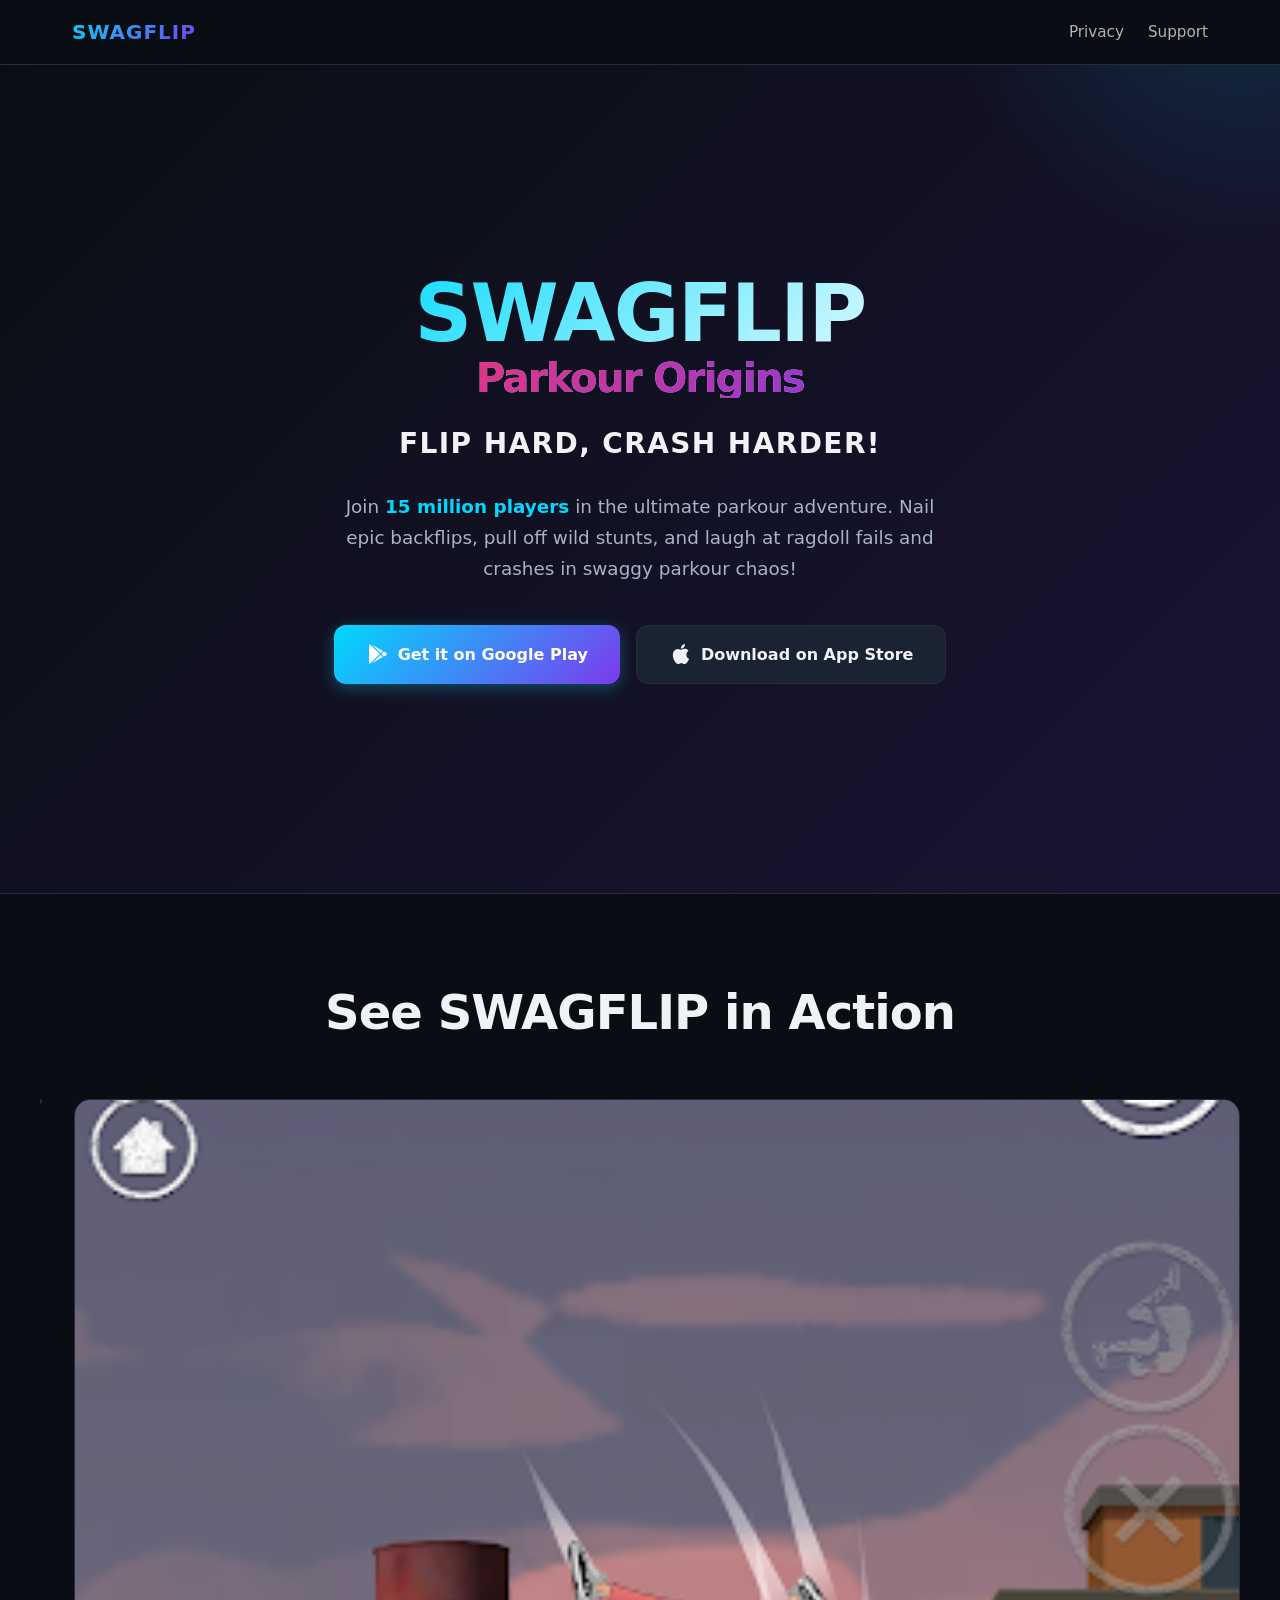
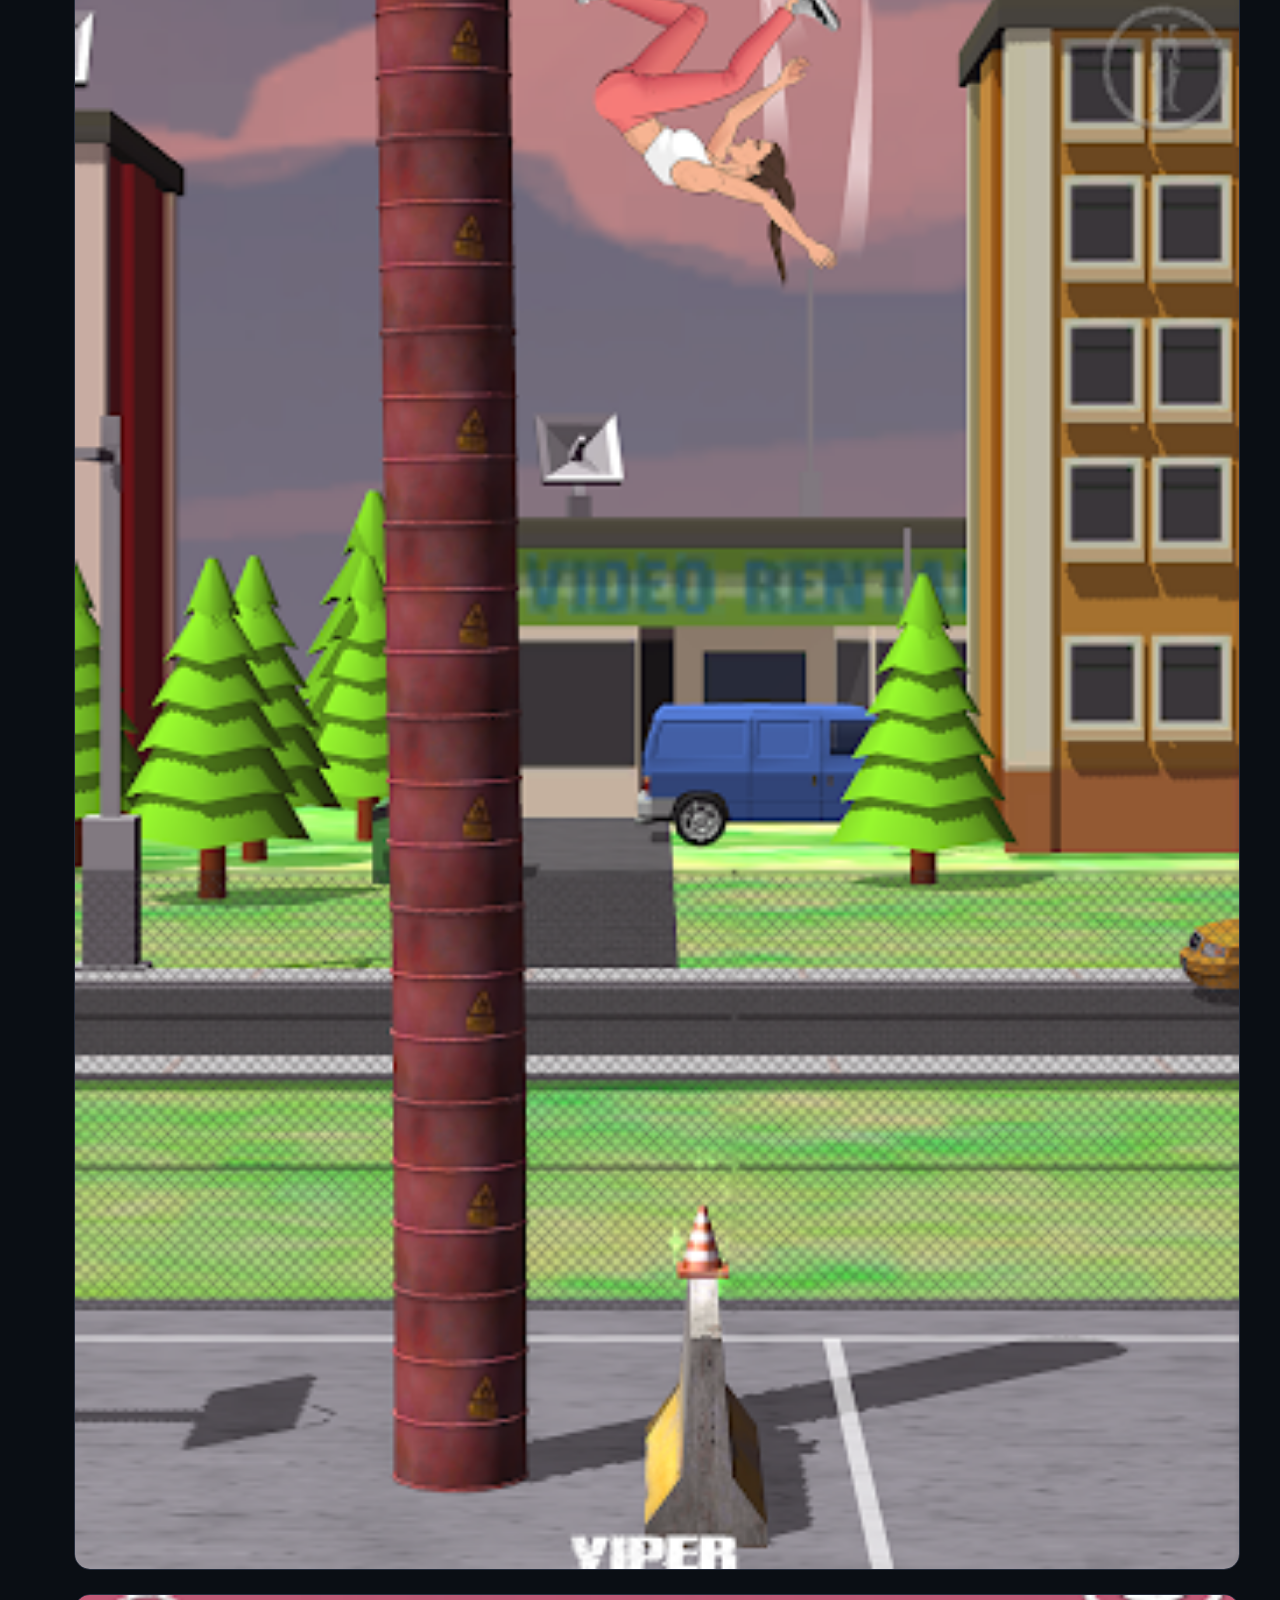
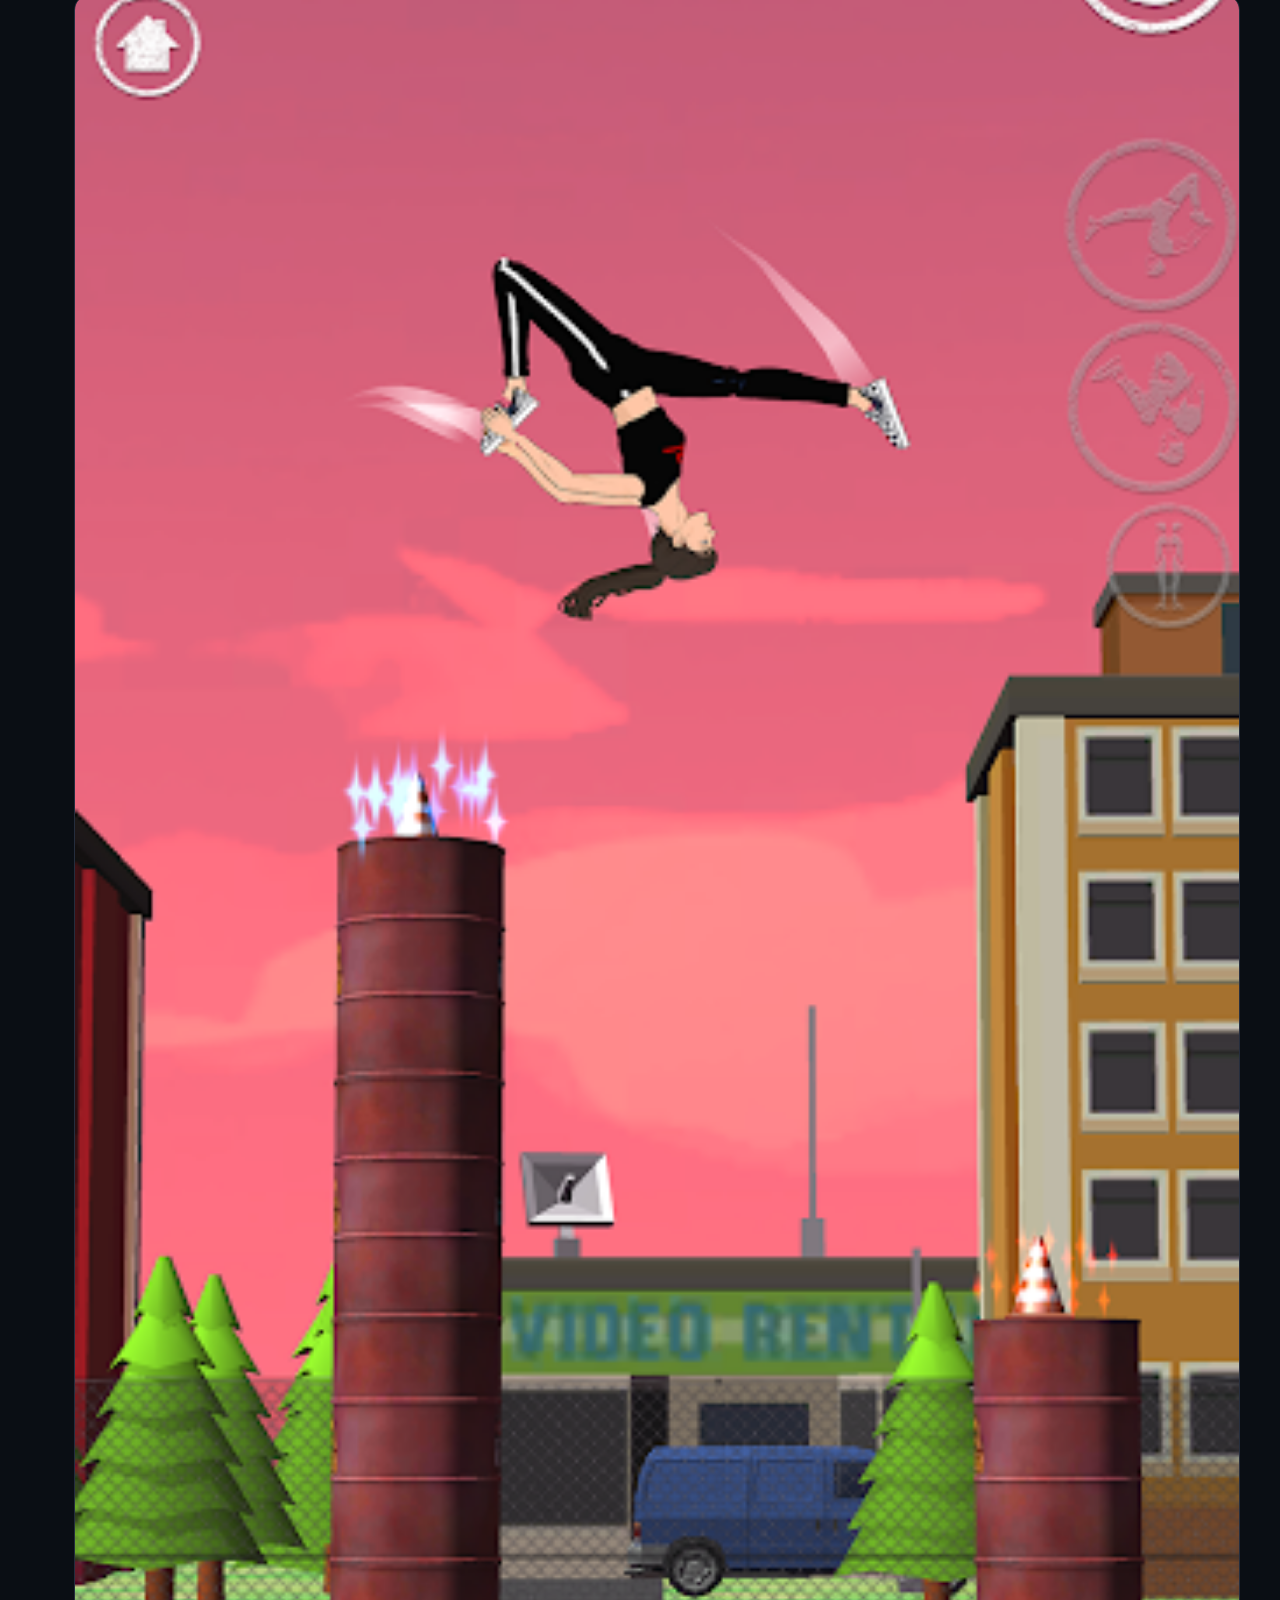
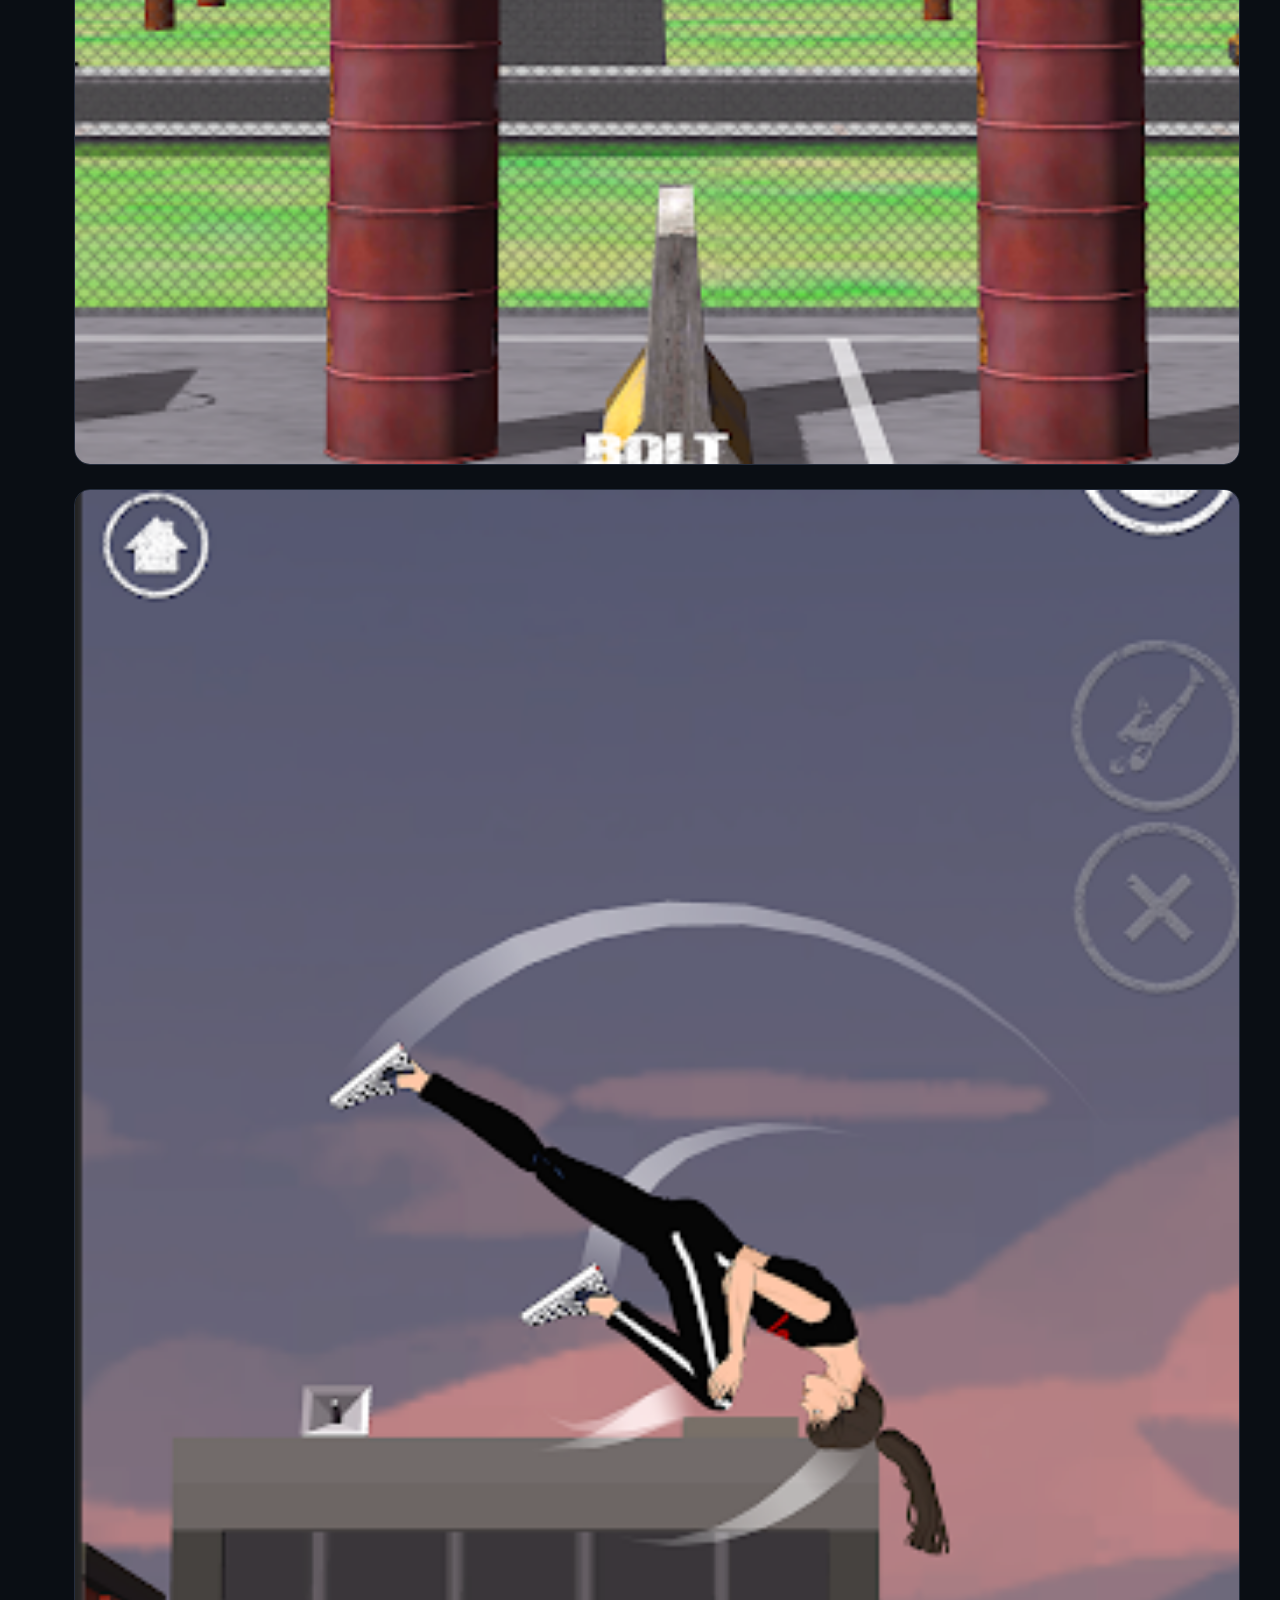
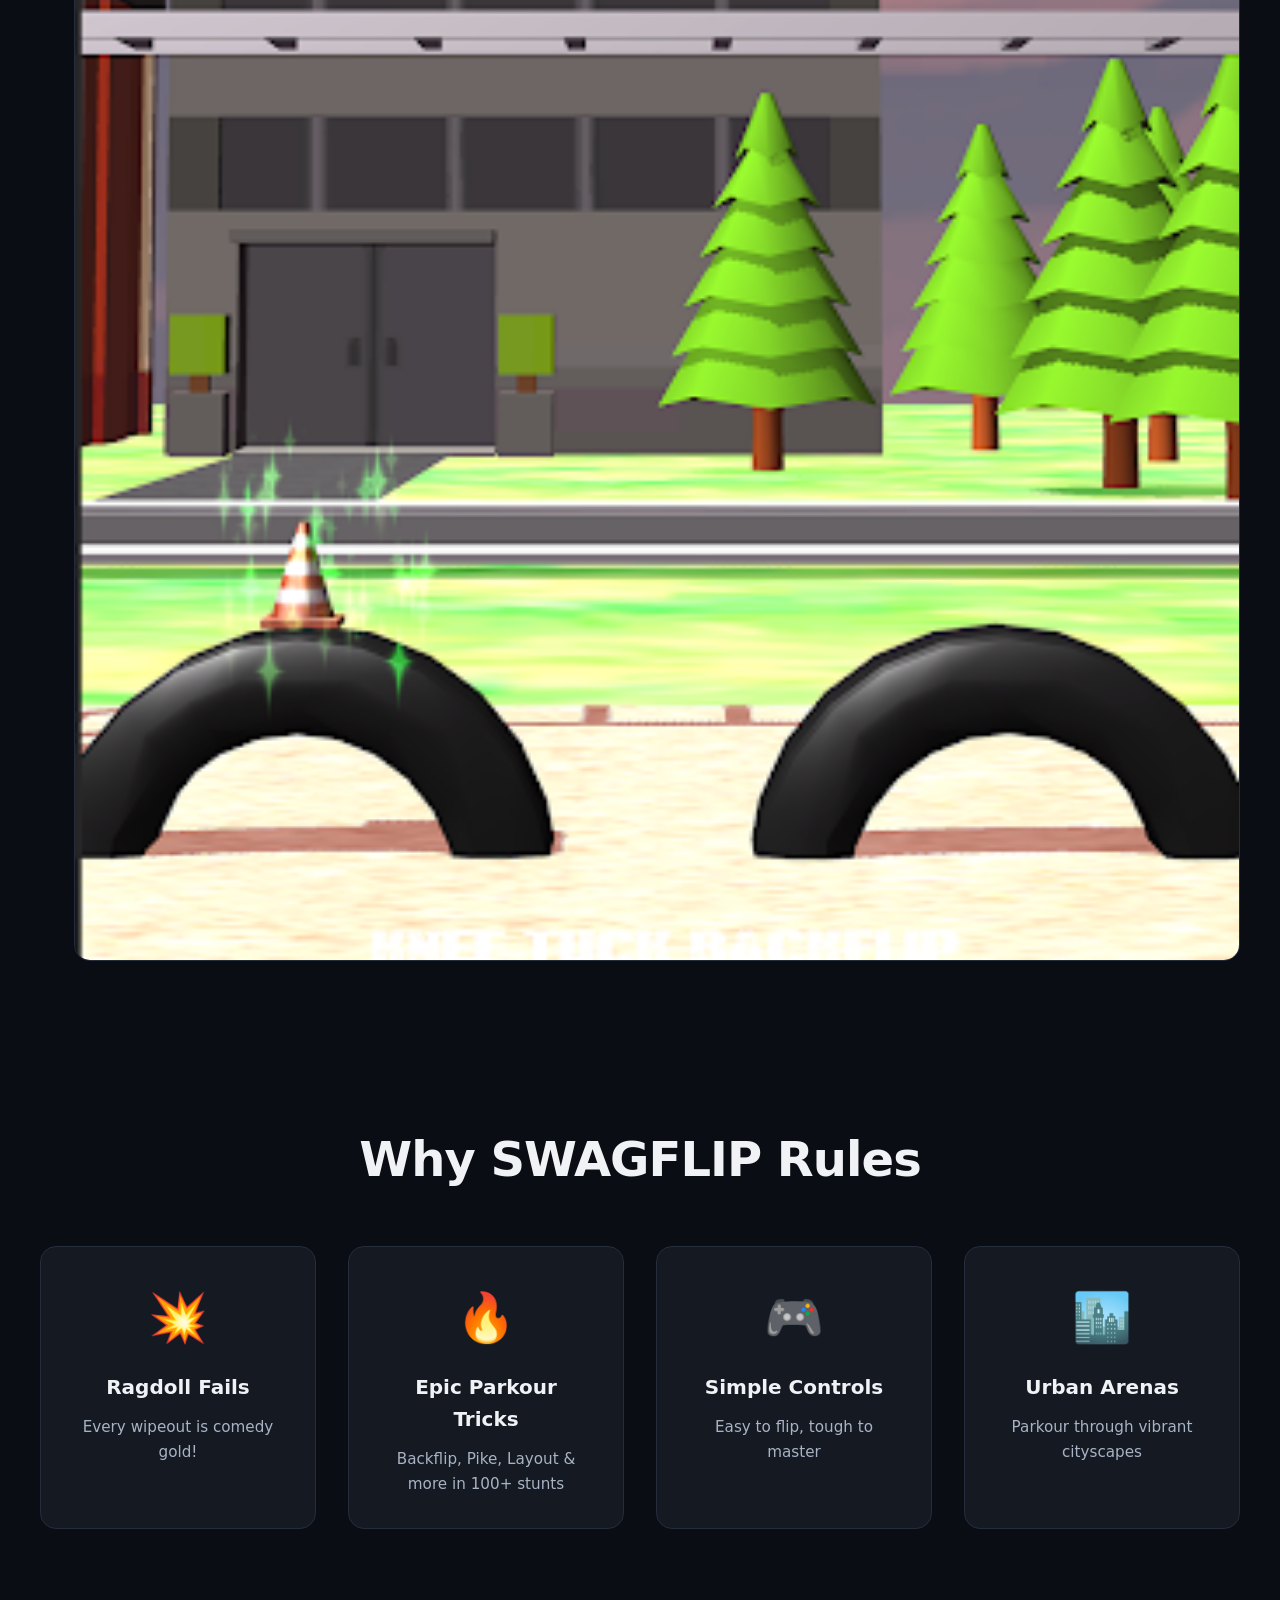
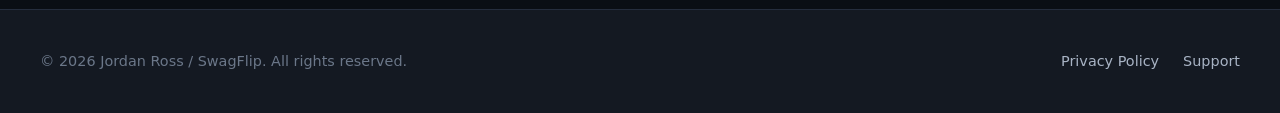
<file: index.html>
<!DOCTYPE html>
<html lang="en-CA">
<head>
  <meta charset="utf-8" />
  <meta name="viewport" content="width=device-width, initial-scale=1" />
  <title>SWAGFLIP Parkour Origins — Flip Hard, Crash Harder!</title>
  <meta name="description" content="Join 15M players in the ultimate parkour adventure. Nail epic backflips, pull off wild stunts, and laugh at ragdoll fails in swaggy parkour chaos!" />
  <link rel="icon" type="image/jpeg" href="/assets/icon.jpg" />
  <link rel="apple-touch-icon" href="/assets/icon.jpg" />
  <link rel="stylesheet" href="/styles.css" />
</head>
<body>
  <nav class="nav">
    <div class="nav-content">
      <a href="/" class="nav-logo">SWAGFLIP</a>
      <div class="nav-links">
        <a href="/privacy">Privacy</a>
        <a href="/support">Support</a>
      </div>
    </div>
  </nav>

  <main class="hero">
    <div class="hero-content">
      <h1 class="hero-title">SWAGFLIP<br><span class="hero-subtitle">Parkour Origins</span></h1>
      <p class="hero-tagline">Flip Hard, Crash Harder!</p>
      <p class="hero-description">
        Join <strong>15 million players</strong> in the ultimate parkour adventure. Nail epic backflips, pull off wild stunts, and laugh at ragdoll fails and crashes in swaggy parkour chaos!
      </p>

      <div class="cta-buttons">
        <a href="https://play.google.com/store/apps/details?id=com.gladio.superflip" class="btn btn-primary" target="_blank" rel="noopener">
          <svg width="24" height="24" fill="currentColor" viewBox="0 0 24 24" aria-hidden="true">
            <path d="M3,20.5V3.5C3,2.91 3.34,2.39 3.84,2.15L13.69,12L3.84,21.85C3.34,21.6 3,21.09 3,20.5M16.81,15.12L6.05,21.34L14.54,12.85L16.81,15.12M20.16,10.81C20.5,11.08 20.75,11.5 20.75,12C20.75,12.5 20.53,12.9 20.18,13.18L17.89,14.5L15.39,12L17.89,9.5L20.16,10.81M6.05,2.66L16.81,8.88L14.54,11.15L6.05,2.66Z" />
          </svg>
          Get it on Google Play
        </a>
        <a href="https://apps.apple.com/us/app/id1459008303" class="btn btn-secondary" target="_blank" rel="noopener">
          <svg width="24" height="24" fill="currentColor" viewBox="0 0 24 24" aria-hidden="true">
            <path d="M18.71,19.5C17.88,20.74 17,21.95 15.66,21.97C14.32,22 13.89,21.18 12.37,21.18C10.84,21.18 10.37,21.95 9.1,22C7.79,22.05 6.8,20.68 5.96,19.47C4.25,17 2.94,12.45 4.7,9.39C5.57,7.87 7.13,6.91 8.82,6.88C10.1,6.86 11.32,7.75 12.11,7.75C12.89,7.75 14.37,6.68 15.92,6.84C16.57,6.87 18.39,7.1 19.56,8.82C19.47,8.88 17.39,10.1 17.41,12.63C17.44,15.65 20.06,16.66 20.09,16.67C20.06,16.74 19.67,18.11 18.71,19.5M13,3.5C13.73,2.67 14.94,2.04 15.94,2C16.07,3.17 15.6,4.35 14.9,5.19C14.21,6.04 13.07,6.7 11.95,6.61C11.8,5.46 12.36,4.26 13,3.5Z" />
          </svg>
          Download on App Store
        </a>
      </div>
    </div>
  </main>

  <section class="media-showcase">
    <div class="media-content">
      <h2 class="section-title">See SWAGFLIP in Action</h2>
      <div class="media-grid">
        <div class="media-video">
          <div class="video-wrapper">
            <iframe 
              src="https://www.youtube-nocookie.com/embed/nbRU2nHka54" 
              title="SWAGFLIP Parkour Origins - Gameplay Trailer"
              frameborder="0" 
              allow="accelerometer; autoplay; clipboard-write; encrypted-media; gyroscope; picture-in-picture; web-share" 
              allowfullscreen
              loading="lazy">
            </iframe>
          </div>
        </div>
        <div class="media-screenshots">
          <div class="screenshot">
            <img src="/assets/screenshots/gameplay-1.jpg" alt="SWAGFLIP parkour gameplay showing character performing aerial tricks" loading="lazy" />
          </div>
          <div class="screenshot">
            <img src="/assets/screenshots/gameplay-2.jpg" alt="SWAGFLIP urban parkour gameplay with ragdoll physics" loading="lazy" />
          </div>
          <div class="screenshot">
            <img src="/assets/screenshots/gameplay-3.jpg" alt="SWAGFLIP gameplay featuring backflips and stunts in city environment" loading="lazy" />
          </div>
        </div>
      </div>
    </div>
  </section>

  <section class="features">
    <div class="features-content">
      <h2 class="section-title">Why SWAGFLIP Rules</h2>
      <div class="features-grid">
        <div class="feature">
          <div class="feature-icon">💥</div>
          <h3>Ragdoll Fails</h3>
          <p>Every wipeout is comedy gold!</p>
        </div>
        <div class="feature">
          <div class="feature-icon">🔥</div>
          <h3>Epic Parkour Tricks</h3>
          <p>Backflip, Pike, Layout & more in 100+ stunts</p>
        </div>
        <div class="feature">
          <div class="feature-icon">🎮</div>
          <h3>Simple Controls</h3>
          <p>Easy to flip, tough to master</p>
        </div>
        <div class="feature">
          <div class="feature-icon">🏙️</div>
          <h3>Urban Arenas</h3>
          <p>Parkour through vibrant cityscapes</p>
        </div>
      </div>
    </div>
  </section>

  <footer class="footer">
    <div class="footer-content">
      <p>&copy; 2026 Jordan Ross / SwagFlip. All rights reserved.</p>
      <div class="footer-links">
        <a href="/privacy">Privacy Policy</a>
        <a href="/support">Support</a>
      </div>
    </div>
  </footer>
</body>
</html>
</file>
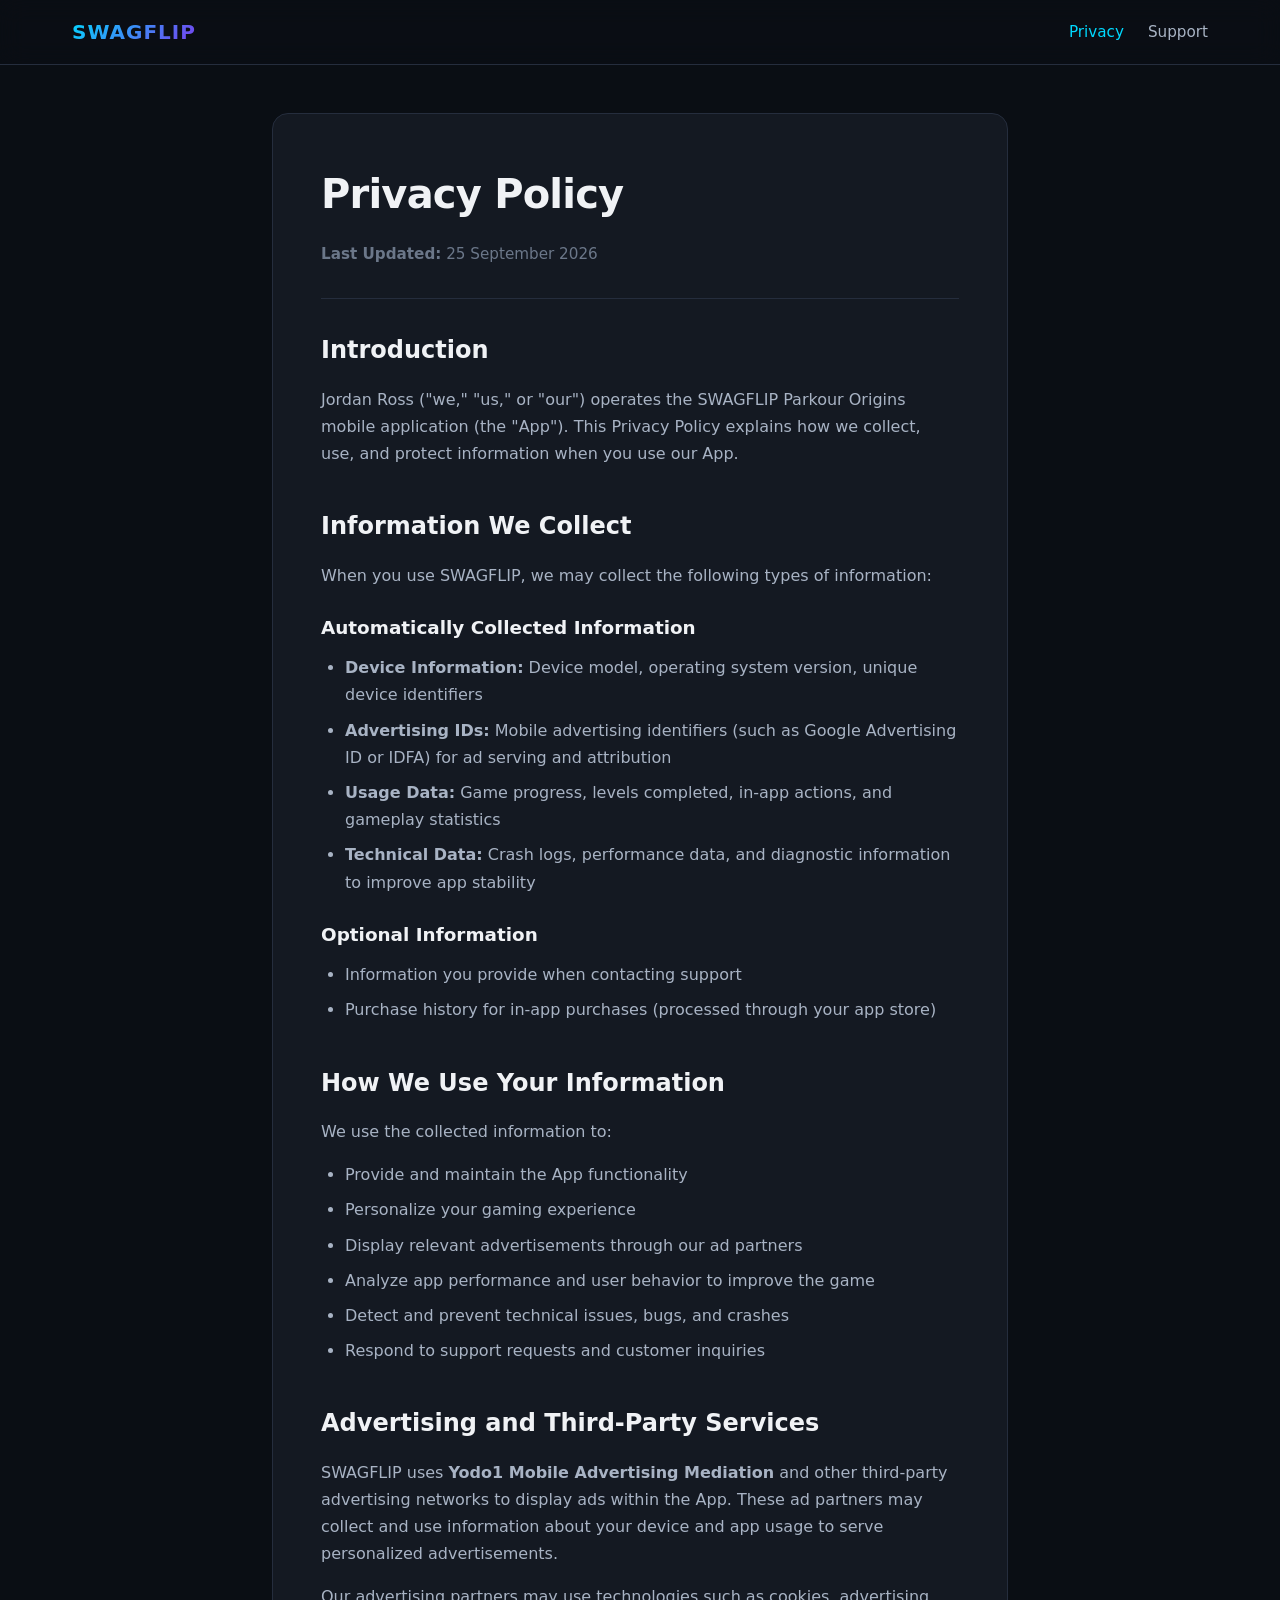
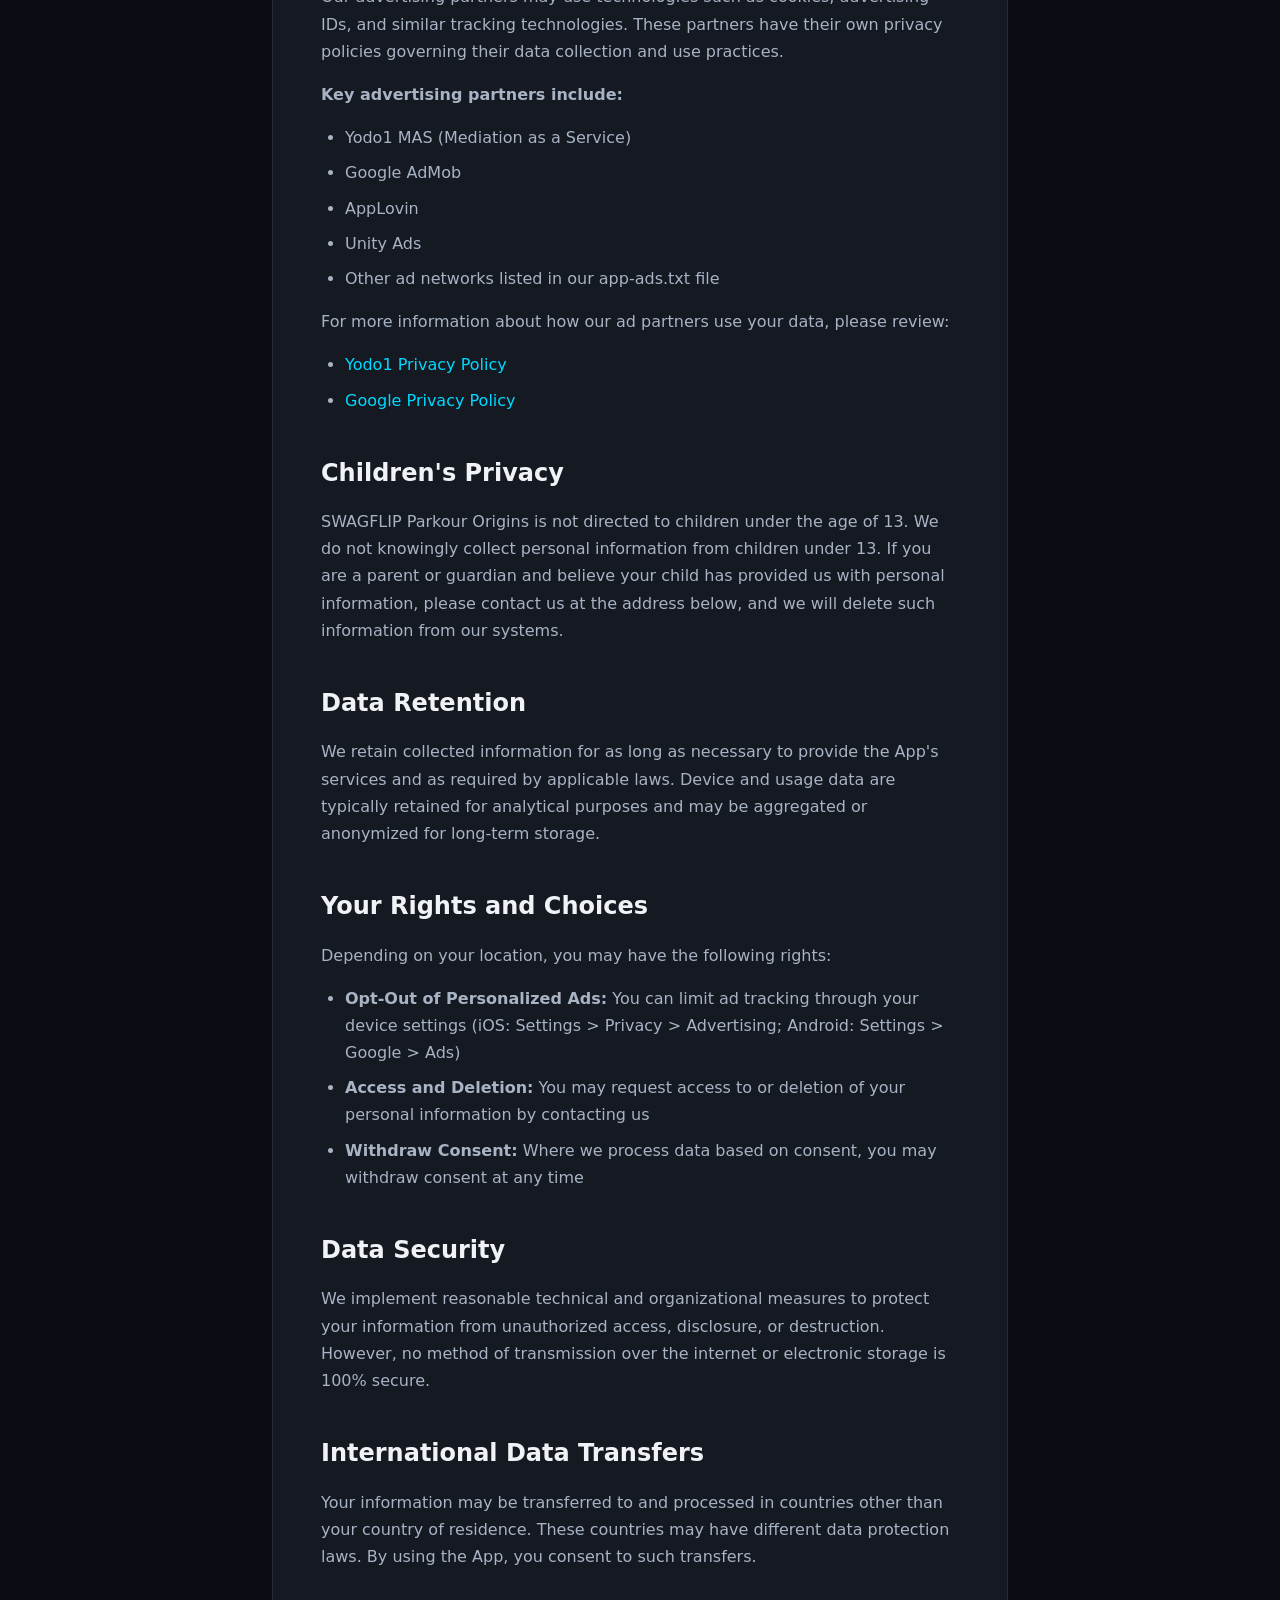
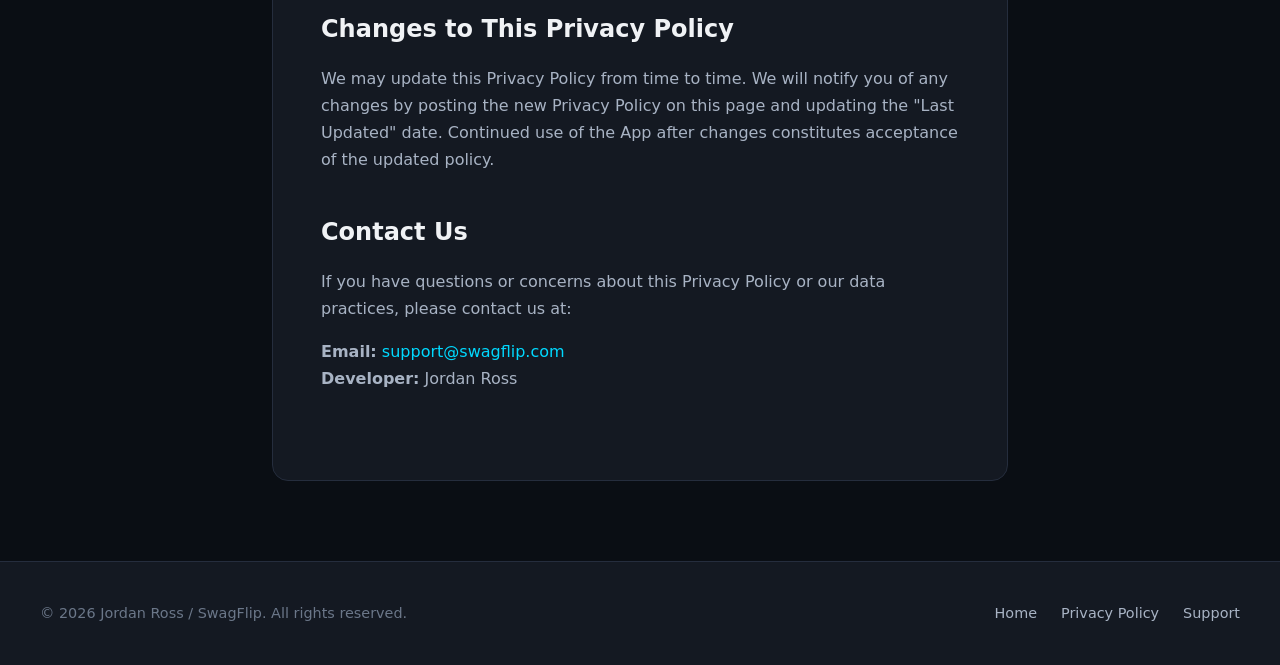
<file: privacy.html>
<!DOCTYPE html>
<html lang="en-CA">
<head>
  <meta charset="utf-8" />
  <meta name="viewport" content="width=device-width, initial-scale=1" />
  <title>Privacy Policy — SWAGFLIP Parkour Origins</title>
  <meta name="description" content="Privacy policy for SWAGFLIP Parkour Origins mobile game." />
  <link rel="stylesheet" href="/styles.css" />
</head>
<body>
  <nav class="nav">
    <div class="nav-content">
      <a href="/" class="nav-logo">SWAGFLIP</a>
      <div class="nav-links">
        <a href="/privacy" aria-current="page">Privacy</a>
        <a href="/support">Support</a>
      </div>
    </div>
  </nav>

  <main class="policy-page">
    <div class="policy-content">
      <h1>Privacy Policy</h1>
      <p class="policy-meta"><strong>Last Updated:</strong> 25 September 2026</p>

      <section class="policy-section">
        <h2>Introduction</h2>
        <p>
          Jordan Ross ("we," "us," or "our") operates the SWAGFLIP Parkour Origins mobile application (the "App"). This Privacy Policy explains how we collect, use, and protect information when you use our App.
        </p>
      </section>

      <section class="policy-section">
        <h2>Information We Collect</h2>
        <p>When you use SWAGFLIP, we may collect the following types of information:</p>
        
        <h3>Automatically Collected Information</h3>
        <ul>
          <li><strong>Device Information:</strong> Device model, operating system version, unique device identifiers</li>
          <li><strong>Advertising IDs:</strong> Mobile advertising identifiers (such as Google Advertising ID or IDFA) for ad serving and attribution</li>
          <li><strong>Usage Data:</strong> Game progress, levels completed, in-app actions, and gameplay statistics</li>
          <li><strong>Technical Data:</strong> Crash logs, performance data, and diagnostic information to improve app stability</li>
        </ul>

        <h3>Optional Information</h3>
        <ul>
          <li>Information you provide when contacting support</li>
          <li>Purchase history for in-app purchases (processed through your app store)</li>
        </ul>
      </section>

      <section class="policy-section">
        <h2>How We Use Your Information</h2>
        <p>We use the collected information to:</p>
        <ul>
          <li>Provide and maintain the App functionality</li>
          <li>Personalize your gaming experience</li>
          <li>Display relevant advertisements through our ad partners</li>
          <li>Analyze app performance and user behavior to improve the game</li>
          <li>Detect and prevent technical issues, bugs, and crashes</li>
          <li>Respond to support requests and customer inquiries</li>
        </ul>
      </section>

      <section class="policy-section">
        <h2>Advertising and Third-Party Services</h2>
        <p>
          SWAGFLIP uses <strong>Yodo1 Mobile Advertising Mediation</strong> and other third-party advertising networks to display ads within the App. These ad partners may collect and use information about your device and app usage to serve personalized advertisements.
        </p>
        <p>
          Our advertising partners may use technologies such as cookies, advertising IDs, and similar tracking technologies. These partners have their own privacy policies governing their data collection and use practices.
        </p>
        <p><strong>Key advertising partners include:</strong></p>
        <ul>
          <li>Yodo1 MAS (Mediation as a Service)</li>
          <li>Google AdMob</li>
          <li>AppLovin</li>
          <li>Unity Ads</li>
          <li>Other ad networks listed in our app-ads.txt file</li>
        </ul>
        <p>
          For more information about how our ad partners use your data, please review:
        </p>
        <ul>
          <li><a href="https://www.yodo1.com/privacy/" target="_blank" rel="noopener">Yodo1 Privacy Policy</a></li>
          <li><a href="https://policies.google.com/privacy" target="_blank" rel="noopener">Google Privacy Policy</a></li>
        </ul>
      </section>

      <section class="policy-section">
        <h2>Children's Privacy</h2>
        <p>
          SWAGFLIP Parkour Origins is not directed to children under the age of 13. We do not knowingly collect personal information from children under 13. If you are a parent or guardian and believe your child has provided us with personal information, please contact us at the address below, and we will delete such information from our systems.
        </p>
      </section>

      <section class="policy-section">
        <h2>Data Retention</h2>
        <p>
          We retain collected information for as long as necessary to provide the App's services and as required by applicable laws. Device and usage data are typically retained for analytical purposes and may be aggregated or anonymized for long-term storage.
        </p>
      </section>

      <section class="policy-section">
        <h2>Your Rights and Choices</h2>
        <p>Depending on your location, you may have the following rights:</p>
        <ul>
          <li><strong>Opt-Out of Personalized Ads:</strong> You can limit ad tracking through your device settings (iOS: Settings > Privacy > Advertising; Android: Settings > Google > Ads)</li>
          <li><strong>Access and Deletion:</strong> You may request access to or deletion of your personal information by contacting us</li>
          <li><strong>Withdraw Consent:</strong> Where we process data based on consent, you may withdraw consent at any time</li>
        </ul>
      </section>

      <section class="policy-section">
        <h2>Data Security</h2>
        <p>
          We implement reasonable technical and organizational measures to protect your information from unauthorized access, disclosure, or destruction. However, no method of transmission over the internet or electronic storage is 100% secure.
        </p>
      </section>

      <section class="policy-section">
        <h2>International Data Transfers</h2>
        <p>
          Your information may be transferred to and processed in countries other than your country of residence. These countries may have different data protection laws. By using the App, you consent to such transfers.
        </p>
      </section>

      <section class="policy-section">
        <h2>Changes to This Privacy Policy</h2>
        <p>
          We may update this Privacy Policy from time to time. We will notify you of any changes by posting the new Privacy Policy on this page and updating the "Last Updated" date. Continued use of the App after changes constitutes acceptance of the updated policy.
        </p>
      </section>

      <section class="policy-section">
        <h2>Contact Us</h2>
        <p>
          If you have questions or concerns about this Privacy Policy or our data practices, please contact us at:
        </p>
        <p>
          <strong>Email:</strong> <a href="mailto:support@swagflip.com">support@swagflip.com</a><br>
          <strong>Developer:</strong> Jordan Ross
        </p>
      </section>
    </div>
  </main>

  <footer class="footer">
    <div class="footer-content">
      <p>&copy; 2026 Jordan Ross / SwagFlip. All rights reserved.</p>
      <div class="footer-links">
        <a href="/">Home</a>
        <a href="/privacy">Privacy Policy</a>
        <a href="/support">Support</a>
      </div>
    </div>
  </footer>
</body>
</html>
</file>
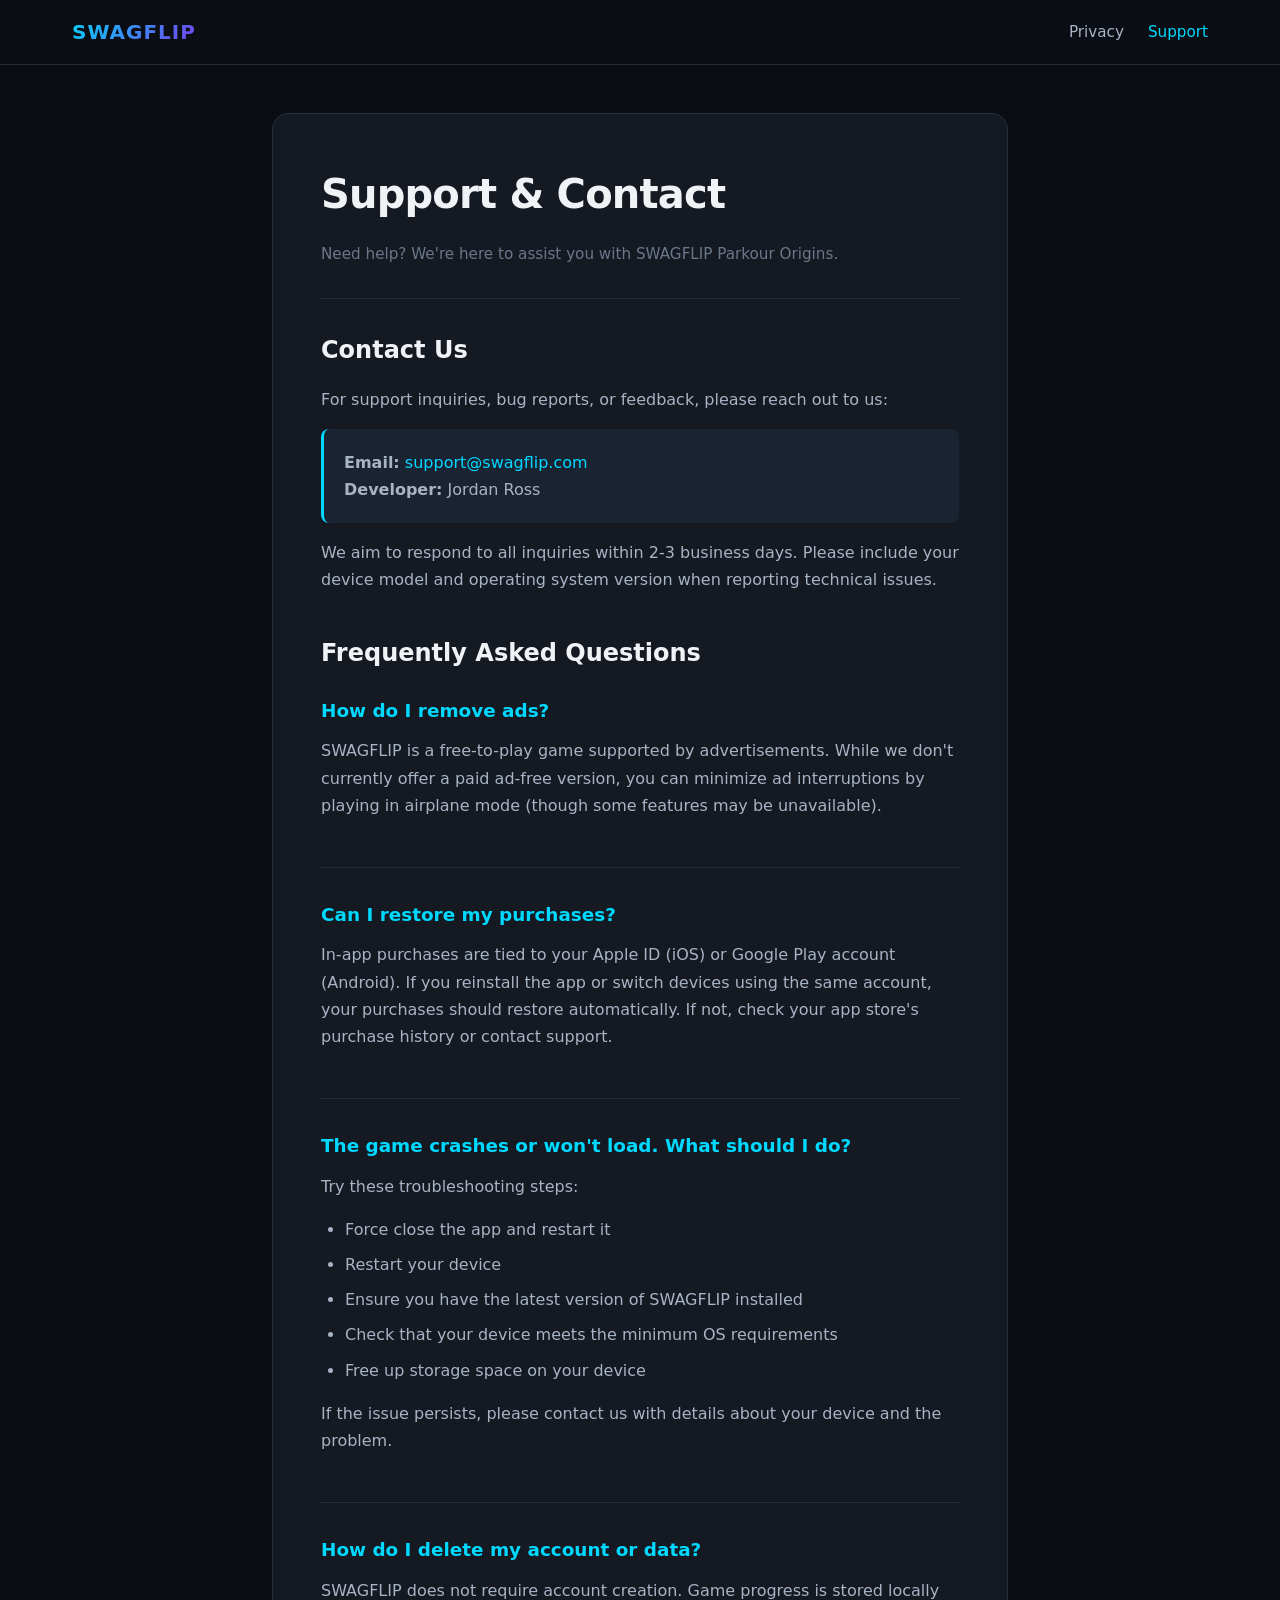
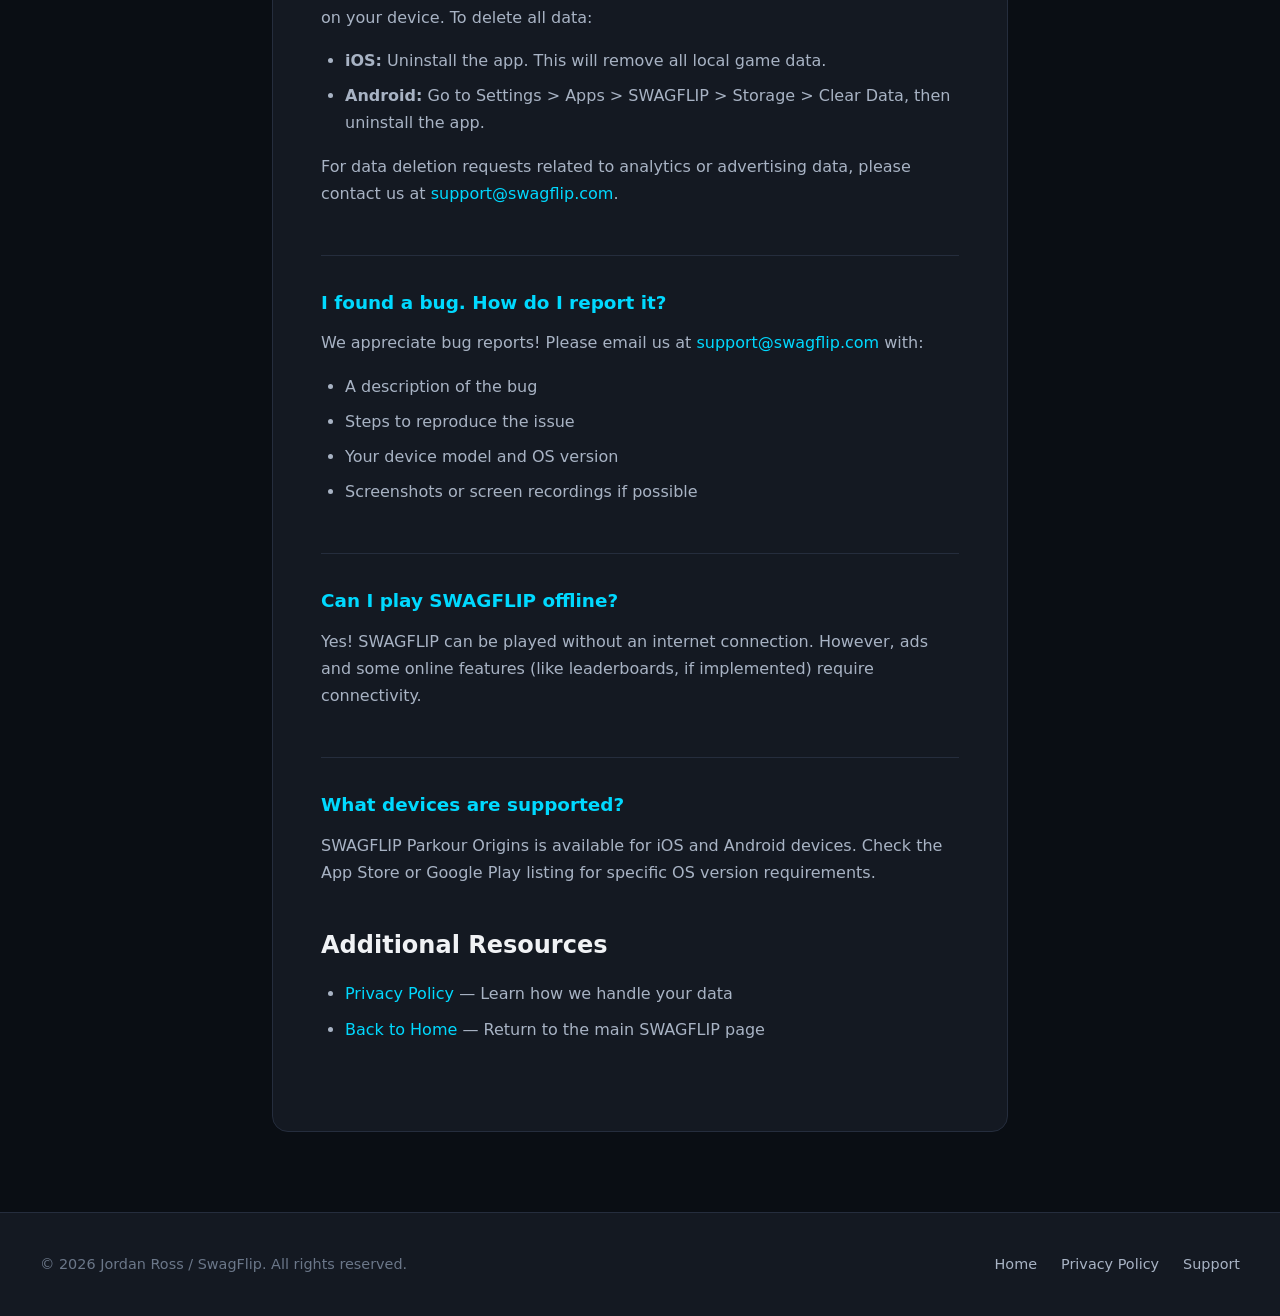
<file: support.html>
<!DOCTYPE html>
<html lang="en-CA">
<head>
  <meta charset="utf-8" />
  <meta name="viewport" content="width=device-width, initial-scale=1" />
  <title>Support — SWAGFLIP Parkour Origins</title>
  <meta name="description" content="Get help with SWAGFLIP Parkour Origins. Contact support and find answers to common questions." />
  <link rel="stylesheet" href="/styles.css" />
</head>
<body>
  <nav class="nav">
    <div class="nav-content">
      <a href="/" class="nav-logo">SWAGFLIP</a>
      <div class="nav-links">
        <a href="/privacy">Privacy</a>
        <a href="/support" aria-current="page">Support</a>
      </div>
    </div>
  </nav>

  <main class="policy-page">
    <div class="policy-content">
      <h1>Support & Contact</h1>
      <p class="policy-meta">Need help? We're here to assist you with SWAGFLIP Parkour Origins.</p>

      <section class="policy-section">
        <h2>Contact Us</h2>
        <p>
          For support inquiries, bug reports, or feedback, please reach out to us:
        </p>
        <p class="contact-info">
          <strong>Email:</strong> <a href="mailto:support@swagflip.com">support@swagflip.com</a><br>
          <strong>Developer:</strong> Jordan Ross
        </p>
        <p>
          We aim to respond to all inquiries within 2-3 business days. Please include your device model and operating system version when reporting technical issues.
        </p>
      </section>

      <section class="policy-section">
        <h2>Frequently Asked Questions</h2>

        <div class="faq-item">
          <h3>How do I remove ads?</h3>
          <p>
            SWAGFLIP is a free-to-play game supported by advertisements. While we don't currently offer a paid ad-free version, you can minimize ad interruptions by playing in airplane mode (though some features may be unavailable).
          </p>
        </div>

        <div class="faq-item">
          <h3>Can I restore my purchases?</h3>
          <p>
            In-app purchases are tied to your Apple ID (iOS) or Google Play account (Android). If you reinstall the app or switch devices using the same account, your purchases should restore automatically. If not, check your app store's purchase history or contact support.
          </p>
        </div>

        <div class="faq-item">
          <h3>The game crashes or won't load. What should I do?</h3>
          <p>
            Try these troubleshooting steps:
          </p>
          <ul>
            <li>Force close the app and restart it</li>
            <li>Restart your device</li>
            <li>Ensure you have the latest version of SWAGFLIP installed</li>
            <li>Check that your device meets the minimum OS requirements</li>
            <li>Free up storage space on your device</li>
          </ul>
          <p>
            If the issue persists, please contact us with details about your device and the problem.
          </p>
        </div>

        <div class="faq-item">
          <h3>How do I delete my account or data?</h3>
          <p>
            SWAGFLIP does not require account creation. Game progress is stored locally on your device. To delete all data:
          </p>
          <ul>
            <li><strong>iOS:</strong> Uninstall the app. This will remove all local game data.</li>
            <li><strong>Android:</strong> Go to Settings > Apps > SWAGFLIP > Storage > Clear Data, then uninstall the app.</li>
          </ul>
          <p>
            For data deletion requests related to analytics or advertising data, please contact us at <a href="mailto:support@swagflip.com">support@swagflip.com</a>.
          </p>
        </div>

        <div class="faq-item">
          <h3>I found a bug. How do I report it?</h3>
          <p>
            We appreciate bug reports! Please email us at <a href="mailto:support@swagflip.com">support@swagflip.com</a> with:
          </p>
          <ul>
            <li>A description of the bug</li>
            <li>Steps to reproduce the issue</li>
            <li>Your device model and OS version</li>
            <li>Screenshots or screen recordings if possible</li>
          </ul>
        </div>

        <div class="faq-item">
          <h3>Can I play SWAGFLIP offline?</h3>
          <p>
            Yes! SWAGFLIP can be played without an internet connection. However, ads and some online features (like leaderboards, if implemented) require connectivity.
          </p>
        </div>

        <div class="faq-item">
          <h3>What devices are supported?</h3>
          <p>
            SWAGFLIP Parkour Origins is available for iOS and Android devices. Check the App Store or Google Play listing for specific OS version requirements.
          </p>
        </div>
      </section>

      <section class="policy-section">
        <h2>Additional Resources</h2>
        <ul>
          <li><a href="/privacy">Privacy Policy</a> — Learn how we handle your data</li>
          <li><a href="/">Back to Home</a> — Return to the main SWAGFLIP page</li>
        </ul>
      </section>
    </div>
  </main>

  <footer class="footer">
    <div class="footer-content">
      <p>&copy; 2026 Jordan Ross / SwagFlip. All rights reserved.</p>
      <div class="footer-links">
        <a href="/">Home</a>
        <a href="/privacy">Privacy Policy</a>
        <a href="/support">Support</a>
      </div>
    </div>
  </footer>
</body>
</html>
</file>
<file: styles.css>
:root {
  color-scheme: dark;
  font-family: Inter, ui-sans-serif, system-ui, -apple-system, BlinkMacSystemFont, "Segoe UI", sans-serif;
  --bg-primary: #0a0e14;
  --bg-secondary: #141922;
  --bg-accent: #1a2332;
  --text-primary: #f0f2f5;
  --text-secondary: #a8b3c4;
  --text-muted: #6b7789;
  --accent-primary: #00d9ff;
  --accent-secondary: #7c3aed;
  --accent-hot: #ff3366;
  --border-color: #252d3d;
  --success: #10b981;
  --warning: #f59e0b;
}

* {
  box-sizing: border-box;
  margin: 0;
  padding: 0;
}

html {
  scroll-behavior: smooth;
}

body {
  min-height: 100vh;
  margin: 0;
  color: var(--text-primary);
  background: var(--bg-primary);
  line-height: 1.6;
  -webkit-font-smoothing: antialiased;
  -moz-osx-font-smoothing: grayscale;
}

/* Navigation */
.nav {
  position: sticky;
  top: 0;
  z-index: 100;
  background: rgba(10, 14, 20, 0.9);
  backdrop-filter: blur(12px);
  border-bottom: 1px solid var(--border-color);
}

.nav-content {
  max-width: 1200px;
  margin: 0 auto;
  padding: 1rem 2rem;
  display: flex;
  justify-content: space-between;
  align-items: center;
}

.nav-logo {
  font-size: 1.25rem;
  font-weight: 900;
  letter-spacing: 0.05em;
  text-decoration: none;
  color: var(--accent-primary);
  text-transform: uppercase;
  background: linear-gradient(135deg, var(--accent-primary), var(--accent-secondary));
  -webkit-background-clip: text;
  -webkit-text-fill-color: transparent;
  background-clip: text;
}

.nav-links {
  display: flex;
  gap: 1.5rem;
}

.nav-links a {
  color: var(--text-secondary);
  text-decoration: none;
  font-weight: 500;
  transition: color 0.2s ease;
  font-size: 0.95rem;
}

.nav-links a:hover {
  color: var(--accent-primary);
}

.nav-links a[aria-current="page"] {
  color: var(--accent-primary);
}

/* Hero Section */
.hero {
  min-height: calc(100vh - 72px);
  display: flex;
  align-items: center;
  justify-content: center;
  padding: 3rem 2rem;
  background: linear-gradient(135deg, #0a0e14 0%, #1a1433 100%);
  position: relative;
  overflow: hidden;
}

.hero::before {
  content: '';
  position: absolute;
  top: -50%;
  right: -20%;
  width: 600px;
  height: 600px;
  background: radial-gradient(circle, rgba(0, 217, 255, 0.15) 0%, transparent 70%);
  pointer-events: none;
}

.hero-content {
  max-width: 700px;
  text-align: center;
  position: relative;
  z-index: 1;
}

.hero-title {
  font-size: clamp(2.5rem, 8vw, 5rem);
  font-weight: 900;
  line-height: 1;
  letter-spacing: -0.02em;
  margin-bottom: 0.5rem;
  background: linear-gradient(135deg, var(--accent-primary), #fff);
  -webkit-background-clip: text;
  -webkit-text-fill-color: transparent;
  background-clip: text;
}

.hero-subtitle {
  display: block;
  font-size: clamp(1.5rem, 4vw, 2.5rem);
  font-weight: 700;
  background: linear-gradient(135deg, var(--accent-hot), var(--accent-secondary));
  -webkit-background-clip: text;
  -webkit-text-fill-color: transparent;
  background-clip: text;
  margin-top: 0.25rem;
}

.hero-tagline {
  font-size: clamp(1.25rem, 3vw, 1.75rem);
  font-weight: 700;
  color: var(--text-primary);
  margin: 1.5rem 0;
  text-transform: uppercase;
  letter-spacing: 0.05em;
}

.hero-description {
  font-size: clamp(1rem, 2vw, 1.15rem);
  color: var(--text-secondary);
  line-height: 1.7;
  margin: 1.5rem auto 2.5rem;
  max-width: 600px;
}

.hero-description strong {
  color: var(--accent-primary);
  font-weight: 700;
}

/* Buttons */
.cta-buttons {
  display: flex;
  flex-wrap: wrap;
  gap: 1rem;
  justify-content: center;
  margin-top: 2rem;
}

.btn {
  display: inline-flex;
  align-items: center;
  gap: 0.5rem;
  padding: 1rem 2rem;
  font-size: 1rem;
  font-weight: 600;
  text-decoration: none;
  border-radius: 0.75rem;
  transition: all 0.2s ease;
  cursor: pointer;
  border: none;
}

.btn-primary {
  background: linear-gradient(135deg, var(--accent-primary), var(--accent-secondary));
  color: #fff;
  box-shadow: 0 4px 16px rgba(0, 217, 255, 0.3);
}

.btn-primary:hover {
  transform: translateY(-2px);
  box-shadow: 0 8px 24px rgba(0, 217, 255, 0.4);
}

.btn-secondary {
  background: var(--bg-accent);
  color: var(--text-primary);
  border: 1px solid var(--border-color);
}

.btn-secondary:hover {
  background: var(--bg-secondary);
  border-color: var(--accent-primary);
  transform: translateY(-2px);
}

.download-note {
  margin-top: 1.5rem;
  color: var(--text-muted);
  font-size: 0.875rem;
}

/* Media Showcase Section - Video + Screenshots */
.media-showcase {
  padding: 5rem 2rem;
  background: var(--bg-primary);
  border-top: 1px solid var(--border-color);
}

.media-content {
  max-width: 1200px;
  margin: 0 auto;
}

.media-grid {
  display: grid;
  grid-template-columns: auto 1fr;
  gap: 2rem;
  margin-top: 3rem;
  align-items: start;
}

.media-video {
  position: relative;
  max-width: 360px;
}

.video-wrapper {
  position: relative;
  padding-bottom: 177.78%;
  height: 0;
  overflow: hidden;
  border-radius: 1rem;
  border: 1px solid var(--border-color);
  background: var(--bg-accent);
  box-shadow: 0 8px 32px rgba(0, 217, 255, 0.15);
}

.video-wrapper iframe {
  position: absolute;
  top: 0;
  left: 0;
  width: 100%;
  height: 100%;
  border-radius: 1rem;
}

.media-screenshots {
  display: grid;
  grid-template-columns: 1fr;
  gap: 1.5rem;
}

.screenshot {
  position: relative;
  border-radius: 1rem;
  overflow: hidden;
  border: 1px solid var(--border-color);
  transition: all 0.3s ease;
  background: var(--bg-accent);
}

.screenshot:hover {
  transform: translateY(-4px);
  border-color: var(--accent-primary);
  box-shadow: 0 8px 24px rgba(0, 217, 255, 0.2);
}

.screenshot img {
  width: 100%;
  height: auto;
  display: block;
  transition: transform 0.3s ease;
}

.screenshot:hover img {
  transform: scale(1.03);
}

/* Features Section */
.features {
  padding: 5rem 2rem;
  background: var(--bg-primary);
}

.features-content {
  max-width: 1200px;
  margin: 0 auto;
}

.section-title {
  font-size: clamp(2rem, 5vw, 3rem);
  font-weight: 900;
  text-align: center;
  margin-bottom: 3rem;
  letter-spacing: -0.02em;
}

.features-grid {
  display: grid;
  grid-template-columns: repeat(auto-fit, minmax(250px, 1fr));
  gap: 2rem;
}

.feature {
  background: var(--bg-secondary);
  padding: 2rem;
  border-radius: 1rem;
  border: 1px solid var(--border-color);
  text-align: center;
  transition: all 0.3s ease;
}

.feature:hover {
  transform: translateY(-4px);
  border-color: var(--accent-primary);
  box-shadow: 0 8px 24px rgba(0, 217, 255, 0.15);
}

.feature-icon {
  font-size: 3rem;
  margin-bottom: 1rem;
}

.feature h3 {
  font-size: 1.25rem;
  font-weight: 700;
  margin-bottom: 0.75rem;
  color: var(--text-primary);
}

.feature p {
  color: var(--text-secondary);
  font-size: 0.95rem;
  line-height: 1.6;
}

/* Policy/Support Pages */
.policy-page {
  max-width: 800px;
  margin: 0 auto;
  padding: 3rem 2rem 5rem;
}

.policy-content {
  background: var(--bg-secondary);
  padding: 3rem;
  border-radius: 1rem;
  border: 1px solid var(--border-color);
}

.policy-content h1 {
  font-size: clamp(2rem, 5vw, 2.5rem);
  font-weight: 900;
  margin-bottom: 1rem;
  letter-spacing: -0.02em;
}

.policy-meta {
  color: var(--text-muted);
  font-size: 0.95rem;
  margin-bottom: 2rem;
  padding-bottom: 2rem;
  border-bottom: 1px solid var(--border-color);
}

.policy-section {
  margin-bottom: 2.5rem;
}

.policy-section h2 {
  font-size: 1.5rem;
  font-weight: 700;
  margin-bottom: 1rem;
  color: var(--text-primary);
}

.policy-section h3 {
  font-size: 1.15rem;
  font-weight: 600;
  margin: 1.5rem 0 0.75rem;
  color: var(--text-primary);
}

.policy-section p {
  color: var(--text-secondary);
  line-height: 1.7;
  margin-bottom: 1rem;
}

.policy-section ul {
  margin-left: 1.5rem;
  margin-bottom: 1rem;
}

.policy-section li {
  color: var(--text-secondary);
  line-height: 1.7;
  margin-bottom: 0.5rem;
}

.policy-section a {
  color: var(--accent-primary);
  text-decoration: none;
  border-bottom: 1px solid transparent;
  transition: border-color 0.2s ease;
}

.policy-section a:hover {
  border-bottom-color: var(--accent-primary);
}

.contact-info {
  background: var(--bg-accent);
  padding: 1.25rem;
  border-radius: 0.5rem;
  border-left: 3px solid var(--accent-primary);
  margin: 1rem 0;
}

.faq-item {
  margin-bottom: 2rem;
  padding-bottom: 2rem;
  border-bottom: 1px solid var(--border-color);
}

.faq-item:last-child {
  border-bottom: none;
  padding-bottom: 0;
}

.faq-item h3 {
  color: var(--accent-primary);
}

/* Footer */
.footer {
  background: var(--bg-secondary);
  border-top: 1px solid var(--border-color);
  padding: 2.5rem 2rem;
}

.footer-content {
  max-width: 1200px;
  margin: 0 auto;
  display: flex;
  justify-content: space-between;
  align-items: center;
  gap: 2rem;
  flex-wrap: wrap;
}

.footer p {
  color: var(--text-muted);
  font-size: 0.9rem;
}

.footer-links {
  display: flex;
  gap: 1.5rem;
}

.footer-links a {
  color: var(--text-secondary);
  text-decoration: none;
  font-size: 0.9rem;
  transition: color 0.2s ease;
}

.footer-links a:hover {
  color: var(--accent-primary);
}

/* Responsive Design */
@media (max-width: 768px) {
  .nav-content {
    padding: 1rem 1.5rem;
  }

  .nav-links {
    gap: 1rem;
  }

  .hero {
    min-height: auto;
    padding: 4rem 1.5rem;
  }

  .cta-buttons {
    flex-direction: column;
  }

  .btn {
    width: 100%;
    justify-content: center;
  }

  .media-showcase {
    padding: 3rem 1.5rem;
  }

  .media-grid {
    grid-template-columns: 1fr;
    gap: 2rem;
  }

  .media-video {
    max-width: 100%;
  }

  .features {
    padding: 3rem 1.5rem;
  }

  .features-grid {
    grid-template-columns: 1fr;
    gap: 1.5rem;
  }

  .policy-content {
    padding: 2rem 1.5rem;
  }

  .footer-content {
    flex-direction: column;
    text-align: center;
  }

  .footer-links {
    width: 100%;
    justify-content: center;
  }
}

@media (max-width: 480px) {
  .policy-content {
    padding: 1.5rem 1rem;
  }

  .policy-section ul {
    margin-left: 1rem;
  }
}
</file>
